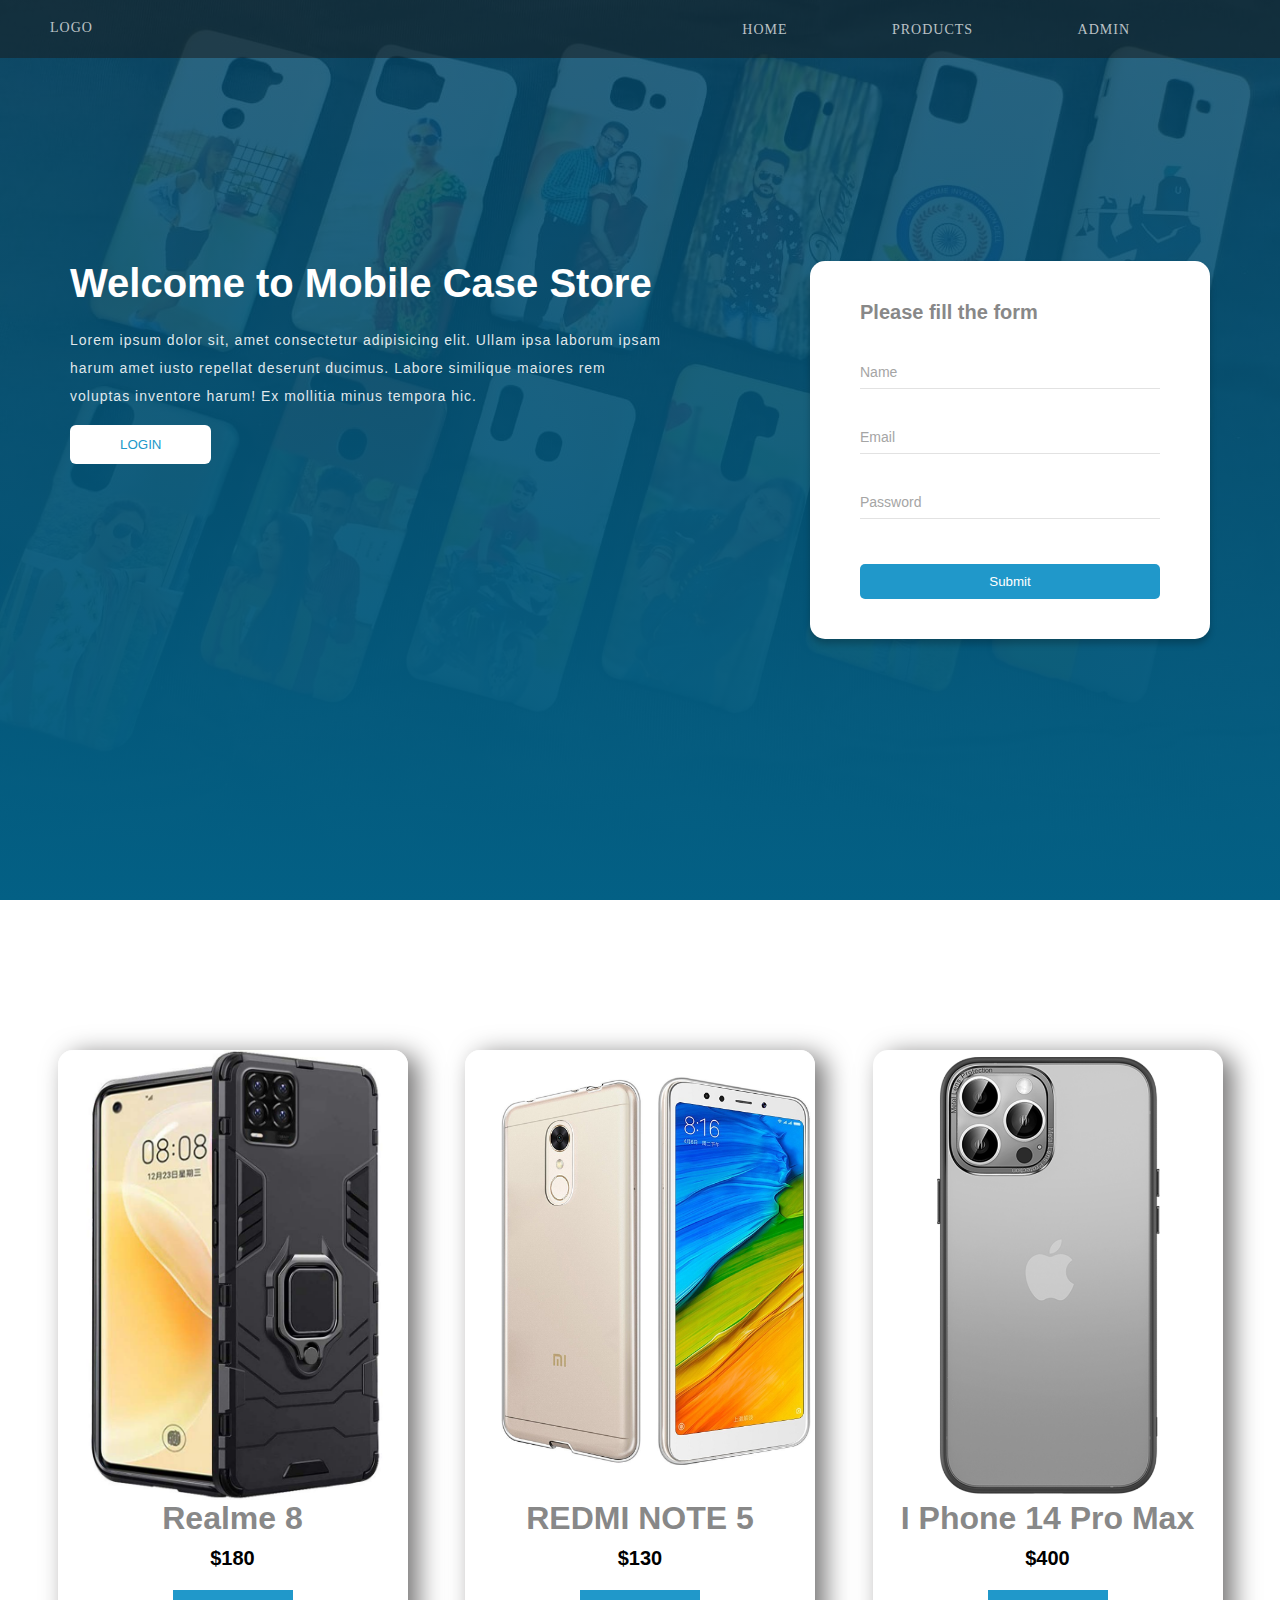
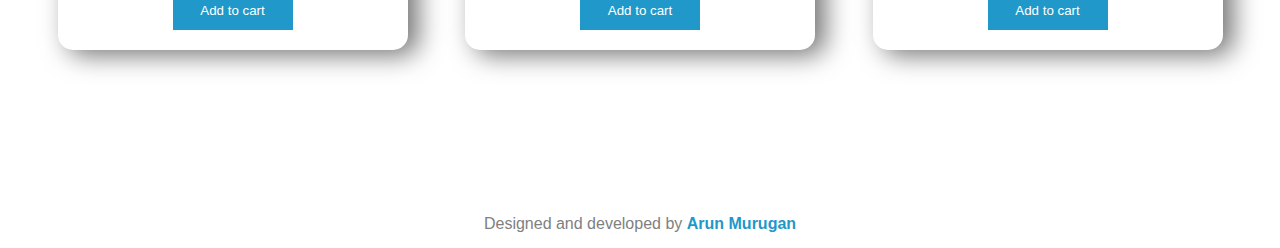
<file: index.html>
<!DOCTYPE html>
<html lang="en">
<head>
    <meta charset="UTF-8">
    <meta name="viewport" content="width=device-width, initial-scale=1.0">
    <title>Mobile Case App</title>
    <link rel="stylesheet" href="CSS/variable.css">
    <link rel="stylesheet" href="CSS/style.css">
</head>
<body>

    <header>
        <div class="container">
            <a href="#">LOGO</a>

            <nav>
                <a href="#">HOME</a>
                <a href="product.html">PRODUCTS</a>
                <a href="admin_panel.html">ADMIN</a>
            </nav>


        </div>
    </header>

    <main>

        <section class="banner-container">
            <div class="container">
                <div class="left-section">

                    <h1>Welcome to Mobile Case Store</h1>
                    <p>Lorem ipsum dolor sit, amet consectetur adipisicing elit. Ullam ipsa laborum 
                        ipsam harum amet iusto repellat deserunt ducimus. Labore similique maiores 
                        rem voluptas inventore harum! Ex mollitia minus tempora hic.</p>

                    <button>LOGIN</button>

                </div>
                <div class="right-section">

                    <h4>Please fill the form</h4>
                    <form action="" autocomplete="off">
                        <div class="input-group">
                            <input type="text" id="name" required>
                            <label for="name">Name</label>
                        </div>
                        <div class="input-group">
                            <input type="email" id="email" required>
                            <label for="email">Email</label>
                        </div>
                        <div class="input-group">
                            <input type="password" id="password" required>
                            <label for="password">Password</label>
                        </div>

                        <div class="submit-section">
                            <input type="submit" class="submit-button" />
                        </div>

                    </form>

                </div>
            </div>
        </section>
        <section class="section-two">
            <div class="card-container">
                <div class="image-container">
                    <img src="Images/realme8.jpg" alt="">
                </div>
                <h1>Realme 8</h1>
                <span>$180</span>
                <div class="cart-btn">
                    <button>Add to cart</button>
                </div>
                
            </div>
            <div class="card-container">
                <div class="image-container">
                    <img src="Images/redmi.jpg" alt="">
                </div>
                <h1>REDMI NOTE 5</h1>
                <span>$130</span>
                <div class="cart-btn">
                    <button>Add to cart</button>
                </div>
            </div>
            <div class="card-container">
                <div class="image-container">
                    <img src="Images/iphone14promax.png" alt="">
                </div>
                <h1>I Phone 14 Pro Max</h1>
                <span>$400</span>
                <div class="cart-btn">
                    <button>Add to cart</button>
                </div>
            </div>

        
                
            </div>
        </section>

    </main>
    <footer>
        Designed and developed by <span>Arun Murugan</span>
    </footer>
    
</body>
</html>
</file>
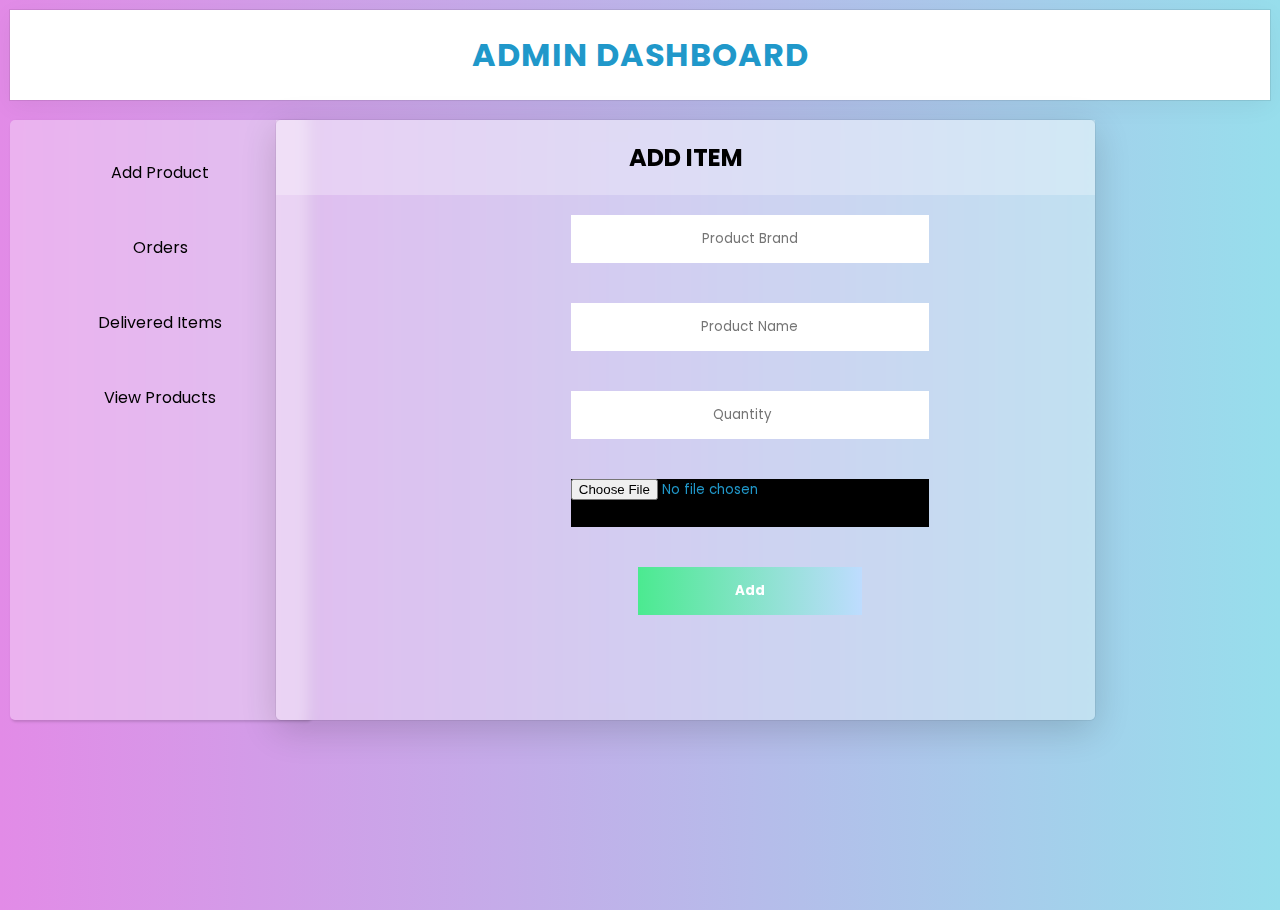
<file: admin_panel.html>
<!DOCTYPE html>
<html lang="en">
<head>
    <meta charset="UTF-8">
    <meta http-equiv="X-UA-Compatible" content="IE=edge">
    <meta name="viewport" content="width=device-width, initial-scale=1.0">
    <link rel="stylesheet" href="CSS/admin_panel.css">
    <link rel="stylesheet" href="CSS/variable.css">
    <link rel="stylesheet" href="https://cdnjs.cloudflare.com/ajax/libs/font-awesome/4.7.0/css/font-awesome.min.css">
    <title>Admin</title>
</head>
<body>



        <div class="head">
           
            <h1>ADMIN DASHBOARD</h1>
        </div>

   
        <div class="main">
        <div class="sidenav">

            <ul>
                <li onclick="first()">Add Product</li>
                <li onclick="second()">Orders</li>
                <li onclick="third()">Delivered Items</li>
                <li onclick="fourth()">View Products</li>
            </ul>
            
        </div>

        <!-- First -->
        <div class="first">
            <h2>Add Item</h2>
            <form action="" method="post" autocomplete="off">
                
        
             <input type="text" name="" id="product_brand" placeholder="Product Brand">
             <input type="text" name="" id="product_name" placeholder="Product Name">
             <input type="number" name="" id="quantity" placeholder="Quantity">
             <input type="file" name="img">
             <input type="submit" value="Add">   
            </form>
           
        </div>

        <!-- Second -->
        <div class="second">
            <h2>New Orders</h2>
            <div class="main">
            
            <table>
                <thead>
                    <tr>
                        <th>S.No</th>  
                        <th>Product</th>
                        <th>Quantity</th>
                        <th>Price</th>
                        <th>Address Details</th>
                        <th>Status</th>
                    </tr>
                </thead>
                <tbody>
                    <tr>
                        <td>1</td>
                        <td>Redmi note 5</td>
                        <td>5</td>
                        <td>2000</td>
                        <td>Arun M,Palakkad,Veetimarakkad,Naripparachalla</td>
                        <td><button>Delivered</button></td>
                    </tr>
                </tbody>
            </table>
        </div>

        </div>

        <!-- Third -->
        <div class="third">
            <h2>Delivered Orders</h2>
            <div class="main">
                
                <table>
                    <thead>
                        <tr>
                            <th>S.No</th>  
                            <th>Product</th>
                            <th>Quantity</th>
                            <th>Price</th>
                            <th>Address Details</th>
                            <th>Status</th>
                        </tr>
                    </thead>
                    <tbody>
                        <tr>
                            <td>1</td>
                            <td>Redmi note 5</td>
                            <td>5</td>
                            <td>2000</td>
                            <td>Arun M,Palakkad,Veetimarakkad,Naripparachalla</td>
                            <td>Delivered</td>
                        </tr>
                    </tbody>
                </table>
            </div>
    

        </div>

        <!-- Fourth -->
        <div class="fourth">

        </div>

   </div>
         <script src="Script/admin_panel.js"></script>   

</body>
</html>
</file>
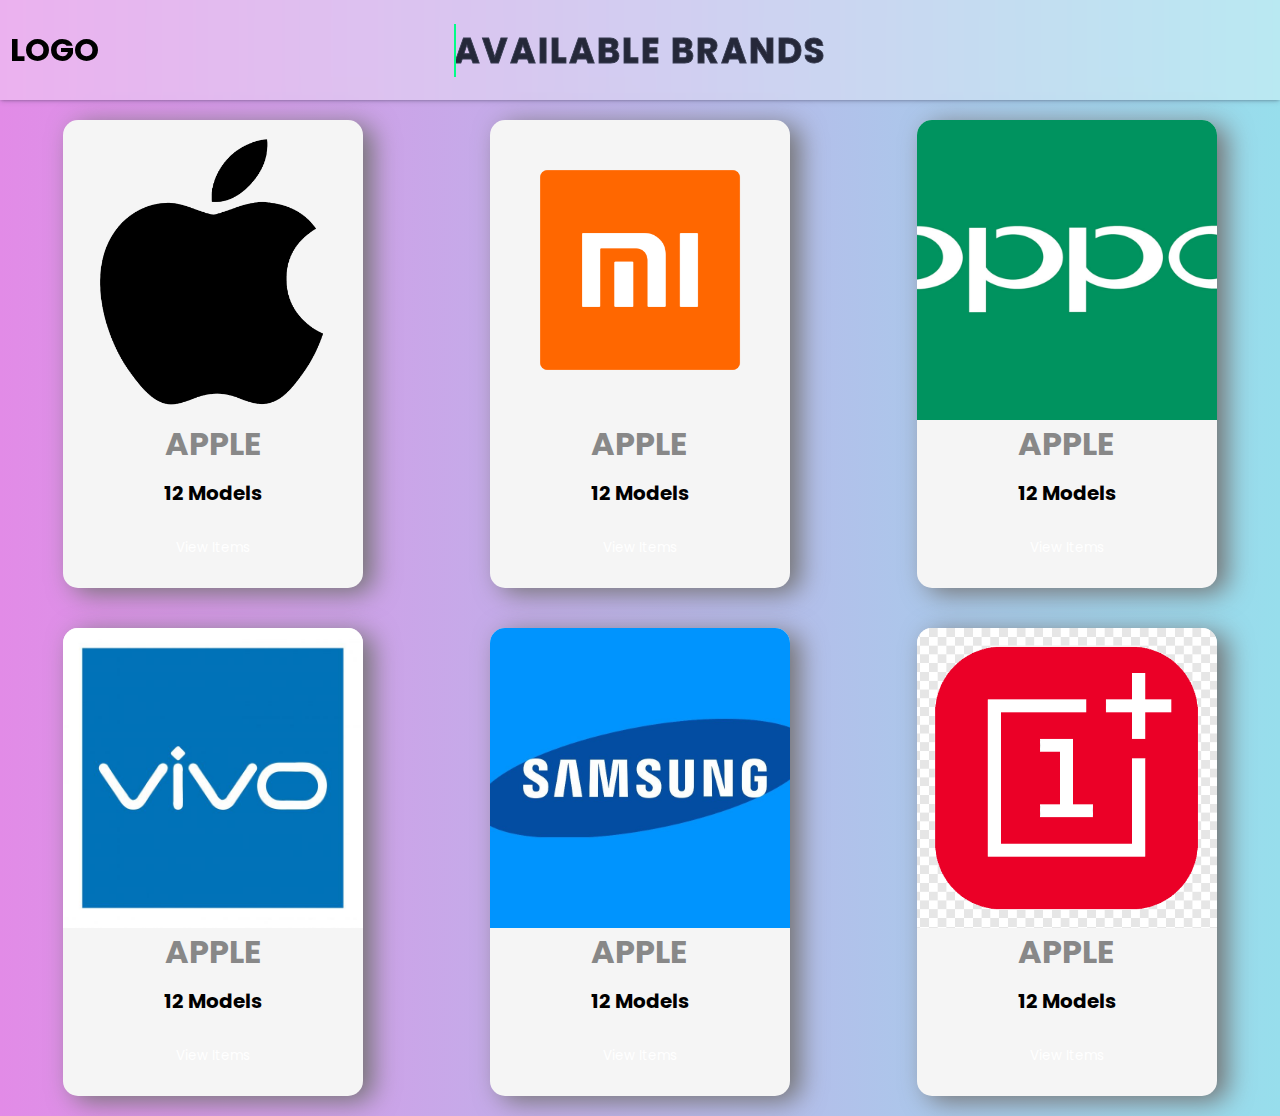
<file: product.html>
<!DOCTYPE html>
<html lang="en">
<head>
    <meta charset="UTF-8">
    <meta http-equiv="X-UA-Compatible" content="IE=edge">
    <meta name="viewport" content="width=device-width, initial-scale=1.0">
    <link rel="stylesheet" href="CSS/product.css">
    <title>Products</title>
</head>
<body>

        <nav>
            <div class="main">
                <h1>Logo</h1>
            <h2 data-text="AVAILABLE BRANDS">AVAILABLE BRANDS</h2>
            </div>
            
        </nav>
        <div class="container">

            <div class="card-container">
                <div class="image-container">
                    <img src="Images/apple.png" alt="">
                </div>
                <h1>APPLE</h1>
                <span>12 Models</span>
                <div class="cart-btn">
                    <button>View Items</button>
                </div>
            </div>

            <div class="card-container">
                <div class="image-container">
                    <img src="Images/mi.png" alt="">
                </div>
                <h1>APPLE</h1>
                <span>12 Models</span>
                <div class="cart-btn">
                    <button>View Items</button>
                </div>
            </div>

            <div class="card-container">
                <div class="image-container">
                    <img src="Images/oppo.jpg" alt="">
                </div>
                <h1>APPLE</h1>
                <span>12 Models</span>
                <div class="cart-btn">
                    <button>View Items</button>
                </div>
            </div>

            <div class="card-container">
                <div class="image-container">
                    <img src="Images/vivo.jpg" alt="">
                </div>
                <h1>APPLE</h1>
                <span>12 Models</span>
                <div class="cart-btn">
                    <button>View Items</button>
                </div>
            </div>

            <div class="card-container">
                <div class="image-container">
                    <img src="Images/samsung.jpg" alt="">
                </div>
                <h1>APPLE</h1>
                <span>12 Models</span>
                <div class="cart-btn">
                    <button>View Items</button>
                </div>
            </div>

            <div class="card-container">
                <div class="image-container">
                    <img src="Images/oneplus.png" alt="">
                </div>
                <h1>APPLE</h1>
                <span>12 Models</span>
                <div class="cart-btn">
                    <button>View Items</button>
                </div>
            </div>
        </div>
    
</body>
</html>
</file>
<file: CSS/variable.css>
:root{
    --primary-color:#2098ca;
    --font-size-14:14px;
}
</file>
<file: CSS/style.css>
*{
    box-sizing: border-box;
    margin: 0;
    padding: 0;
}
body{
   
    font-family: Arial, Helvetica, sans-serif;
}

/* Header Section */
header{

    width: 100%;
    background-color: rgba(23,23,23,0.5);
    padding: 20px;
    position: absolute;
    top: 0;
}

header .container{
    display: flex;
    justify-content: space-between;
    width: 1180px;
    margin:auto;
}

header a{
    text-decoration: none;
    margin-right: 100px;
    font-size:14px ;
    letter-spacing:1px ;
    font-family:Tahoma;
    color: rgba(255,255,255,0.719);
}

/* Header end*/

/* Banner Section */

.banner-container{
    
    width: 100%;
    height: 100vh;
    background:linear-gradient(rgba(6,72,105,0.849),rgb(3,96,133)),url(../Images/image1.jpeg);
   /* background-repeat: no-repeat; */
    background-attachment: fixed; 
    background-position: center;
    display: flex;
    align-items: center;
    
}

.banner-container .container{
    display: flex;
    justify-content:space-around ;
    align-items: center;
    width: 100%;
    
}

/* Header end */
/* left Section */
.left-section{
    width: 600px;
    align-self: flex-start;
    
}

.left-section h1{
    color: white;
    margin: 0;
    font-size: 40px;

}

.left-section p{
    margin: 0;
    font-size: 14px;
    letter-spacing: 1px;
    color:rgba(255,255,255,0.884);
    margin-top:20px;
    line-height: 28px;
}
.left-section button{
    color: var(--primary-color);
    background-color: white;
    border: none;
    padding: 12px 50px;
    border-radius: 6px;
    margin-top: 15px;
    cursor: pointer;
}
/* Left section end */
/* Right Section */

.right-section{
    width: 400px;
    background-color: white;
    border-radius: 15px;
    padding: 40px 0;
    box-shadow:0 5px 6px rgba(0, 0, 0,0.219);
}

.right-section h4{
    font-size: 20px;
    width: 300px;
    margin: auto;
    margin-bottom: 30px;
    color:rgb(136,136,136);
}
.input-group{
    width: 300px;
    margin: 30px auto;
    display: flex;
    flex-direction: column;
    position: relative;

}
.input-group label{
    color: rgb(165,165,165);
    font-size: var(--font-size-14);
    position:absolute;
    top:10px;
    transition: 0.5s ease-in-out;

}
.input-group input{
    border: none;
    padding: 7px;
    margin-top: 5px;
    outline: none;
    color: var(--primary-color);
    caret-color: red;
    border-bottom: 1px solid #c9c9c98a;
}
.input-group input:focus ~ label,
.input-group input:valid ~ label{
    color: var(--primary-color);
    top:-10px;
    font-size: 12px;
}

.input-group input:focus ,
.input-group input:valid {
    border-color: var(--primary-color);
}

.submit-section{
    text-align: center;
}

.submit-button{
    background-color: var(--primary-color);
    color: white;
    border: none;
    padding: 10px 0;
    margin-top: 15px;
    border-radius: 5px;
    width: 300px;
    cursor: pointer;
}
    
.submit-button:hover{
    box-shadow: 0 3px 6px silver;
}

/* section 2 */
.section-two{
    display: flex;
    justify-content: space-evenly;
    height: 100vh;
    align-items: center;
}
.card-container{
    width: 350px;
    border-radius: 15px;
    box-shadow: 10px 5px 26px rgb(116, 115, 115);
    overflow: hidden;
    text-align: center;
}
.card-container h1{

        color:rgb(136,136,136);
        margin-bottom: 10px;
}
.image-container{
    width: 100%;
    height: 450px;
    overflow: hidden;
}
.image-container img{
    width: 100%;
    height: 100%;
    object-fit: cover;
    transition: 0.5s ease-in-out;
}
.image-container img:hover{
    transform: scale(1.1) rotate(-5deg);
}

.card-container span{
    font-size: 20px;
    font-weight: bold;
}
.card-container .cart-btn button{
    margin:20px auto;
    width:120px;
    height: 40px;
    background-color: var(--primary-color);
    color: white;
    border: none;
    cursor: pointer;
}

/* section2 end */
footer{
    text-align: center;
    color:grey;
    padding: 15px;

}
footer span{
    color:var(--primary-color);
    font-weight: bold;
}
</file>
<file: CSS/admin_panel.css>
@import url('https://fonts.googleapis.com/css2?family=Poppins&display=swap');

*{
    margin: 0;
    padding: 0;
    box-sizing: border-box;
    font-family: 'Poppins', sans-serif;
}
body{
    width: 100%;
    height: 100vh;
    background: linear-gradient(to right , rgb(226, 139, 231),rgb(151, 222, 236));
    /* background: url(../Images/bgimg.jpg);
    background-position: center;
    background-size: cover;
} */
}



.head{
    height: 10%;
    background-color: white;
    display: flex;
    margin: 10px;
    box-shadow: rgba(0, 0, 0, 0.05) 0px 6px 24px 0px, rgba(0, 0, 0, 0.08) 0px 0px 0px 1px;
}
.head h1{
   
    margin: auto;
    color: var(--primary-color);
    letter-spacing: 1px;
}

/* Main*/

.main{
    display:grid;
    grid-template-columns:20% 80%;
  }
/* Side nav */
.sidenav{
    display: inline-block;
    height: 600px;
    width: 300px;
    /* background-color: white; */
    background:#fff5;
    backdrop-filter: blur(7px);
    margin: 10px;
    box-shadow: rgba(0, 0, 0, 0.15) 1.95px 1.95px 2.6px;
    border-radius: 5px;
}
.sidenav ul{
    height: 100%;
    width: 100%;
}
.sidenav ul li{
    margin: 30px auto;
    text-align: center;
    padding: 10px;
    cursor: pointer;
    
}
.sidenav ul li:hover{
    transition: 0.4s;
    background-color: var(--primary-color);
}

/* first*/

.first{
    display: inline-block;
    height: 600px;
    width: 80%;
    background-color: #fff5;
    margin: 10px;
    margin-left: 20px;
    box-shadow: rgba(0, 0, 0, 0.16) 0px 10px 36px 0px, rgba(0, 0, 0, 0.06) 0px 0px 0px 1px;
    border-radius: 5px;
    backdrop-filter: blur(7px);
}
.first form{
    height: 100%;
    width: 28rem;
    display: flex;
    flex-direction: column;
    margin-left: 250px;
}
.first h2{
    width: 100%;
    text-align: center;
    text-transform: uppercase;
    padding: 20px;
    background-color: #fff4;
}
.first form input{
    width: 80%;
    height: 8%;
    margin: 20px auto;
    text-align: center;
    border: none;
    outline: none;
    /* background-color: rgb(199, 195, 195); */
    background-color: white;
    color: var(--primary-color);
    
}
.first form input[type="file"]{
    border: none;
    background-color: black;
}
.first form input[type="submit"]{
    width: 50%;
    background:linear-gradient(to right,rgb(75, 234, 144),rgb(190, 220, 255)) ;
    color: white;
    font-weight: bold;
    cursor: pointer;
}
.first form input[type="submit"]:hover{
    transition: 0.4s;
    background:linear-gradient(to right,rgb(190, 220, 255),rgb(75, 234, 144)) ;
    
}

/* Second */
.second{
    display: inline-block;
    height: 600px;
    width: 80%;
    /* background-color: white; */
    background-color: #fff5;
    backdrop-filter: blur(7px);
    margin: 10px;
    margin-left: 20px;
    box-shadow: rgba(0, 0, 0, 0.16) 0px 10px 36px 0px, rgba(0, 0, 0, 0.06) 0px 0px 0px 1px;
    border-radius: 5px;
}
.second .main{
    display: flex;
    flex-direction: column;
    height: 100%;
    padding: 10px;
    margin-top: 20px;
}
.second  h2{

    text-transform: uppercase;
    text-align: center;
    padding: 20px;
    background-color: #fff4;
    
}
.second .main table,th,td{
    border: 1px solid black;
    border-collapse: collapse;
    padding: 5px;
}

.second .main table {
    background-color: #fff6;
}
.second .main table thead tr{
    background:linear-gradient(to right,rgb(240, 144, 238),rgb(130, 221, 151));
    font-size: 20px;
}
.second .main table tbody tr{
    color: white;
    background-color: rgb(100, 210, 130);
}

/* Third */
.third{
    display: inline-block;
    height: 600px;
    width: 80%;
    /* background-color: white; */
    background-color: #fff5;
    backdrop-filter: blur(7px);
    margin: 10px;
    margin-left: 20px;
    box-shadow: rgba(0, 0, 0, 0.16) 0px 10px 36px 0px, rgba(0, 0, 0, 0.06) 0px 0px 0px 1px;
    border-radius: 5px;
}
.third .main{
    display: flex;
    flex-direction: column;
    height: 100%;
    padding: 10px;
    margin-top: 20px;
}

.third .main table,th,td{
    border: 1px solid black;
    border-collapse: collapse;
    padding: 5px;
}

.third  h2{

    text-transform: uppercase;
    text-align: center;
    padding: 20px;
    background-color: #fff4;
    
}
.third .main table,th,td{
    border: 1px solid black;
    border-collapse: collapse;
    padding: 5px;
}

.third .main table {
    background-color: #fff6;
}
.third .main table thead tr{
    background:linear-gradient(to right,rgb(240, 144, 238),rgb(130, 221, 151));
    font-size: 20px;
}
.third .main table tbody tr{
    color: white;
    background-color: rgb(100, 210, 130);
}

/* Fourth */
.fourth{
    display: inline-block;
    height: 600px;
    width: 80%;
    background-color: #fff5;
    margin: 10px;
    margin-left: 20px;
    box-shadow: rgba(0, 0, 0, 0.16) 0px 10px 36px 0px, rgba(0, 0, 0, 0.06) 0px 0px 0px 1px;
    border-radius: 5px;
    backdrop-filter: blur(7px);
}

/* Main Contents */
.second{
    display: none;
}
.third{
    display: none;
}
.fourth{
    display: none;
}
</file>
<file: CSS/product.css>
@import url('https://fonts.googleapis.com/css2?family=Poppins&display=swap');

*{
    margin: 0;
    padding: 0;
    box-sizing: border-box;
    font-family: 'Poppins', sans-serif;
}
body{
    height: 100vh;
    width: 100%;
    background: linear-gradient(to right , rgb(226, 139, 231),rgb(151, 222, 236));
}
nav{
    background-color: #fff5;
    backdrop-filter: blur(7px);
    height: 100px;
    position: sticky;
    top: 0;
    box-shadow: rgba(50, 50, 93, 0.25) 0px 2px 5px -1px, rgba(0, 0, 0, 0.3) 0px 1px 3px -1px;
}
nav .main{
    width: 100%;
    height: 100%;
    position: relative;
    display: flex;
    justify-content: center;
    align-items: center;
}
nav .main h1{
    position: absolute;
    left: 10px;
    text-transform: uppercase;
}
nav .main h2{
    
    position: relative;
    font-size: 35px;
    color:#252839;
    -webkit-text-stroke: 0.8px #383d52;
    text-transform: uppercase;
    letter-spacing: 2px;
    

}
nav .main h2::before{
    content: attr(data-text);
    position: absolute;
    top:0;
    left: 0;
    width: 0%;
    height: 100%;
    color: #01fe87;
    -webkit-text-stroke: 0vw #383d52;
    border-right: 2px solid #01fe87;
    overflow: hidden;
    animation: animate 6s linear infinite;

}
@keyframes animate{
    0%,10%,100%{
        width: 0;
    }
    70%,90%{
        width: 100%;
    }
}

.container{
    display: flex;
    justify-content: space-around;
    flex-wrap: wrap;
}
.card-container{
    width: 300px;
    border-radius: 15px;
    box-shadow: 10px 5px 26px rgb(116, 115, 115);
    overflow: hidden;
    text-align: center;
    margin: 20px;
    background-color: whitesmoke;
}
.card-container h1{

        color:rgb(136,136,136);
        margin-bottom: 10px;
}
.image-container{
    width: 100%;
    height: 300px;
    overflow: hidden;
    /* background-position: center;
    background-attachment: fixed; */
}
.image-container img{
    width: 100%;
    height: 100%;
    object-fit:cover;
    transition: 0.5s ease-in-out;
}
.image-container img:hover{
    transform: scale(1.1) rotate(-5deg);
}
.card-container span{
    font-size: 20px;
    font-weight: bold;
}
.card-container .cart-btn button{
    margin:20px auto;
    width:120px;
    height: 40px;
    background-color: var(--primary-color);
    color: white;
    border: none;
    cursor: pointer;
}
</file>
